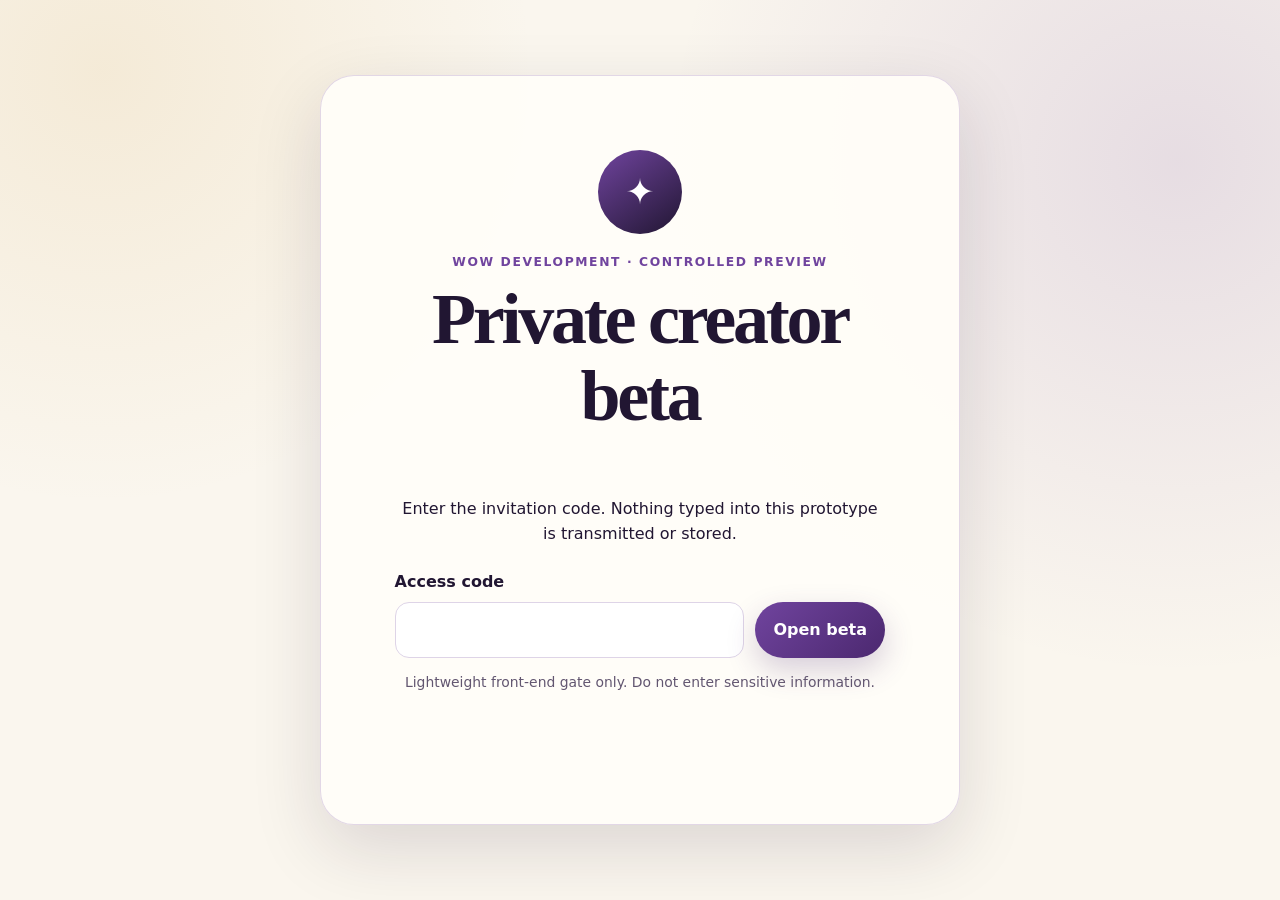
<file: index.html>
<!doctype html>
<html lang="en">
<head>
  <meta charset="utf-8">
  <meta name="viewport" content="width=device-width,initial-scale=1">
  <title>WOW Astro — Private Creator Beta</title>
  <meta name="description" content="Invite-only, no-data astrology product prototype.">
  <meta name="robots" content="noindex,nofollow,noarchive,nosnippet">
  <meta name="referrer" content="no-referrer">
  <meta http-equiv="Content-Security-Policy" content="default-src 'self'; script-src 'self'; style-src 'self'; img-src 'self' data:; connect-src 'none'; object-src 'none'; frame-ancestors 'none'; base-uri 'self'; form-action 'none'">
  <meta http-equiv="Permissions-Policy" content="camera=(),microphone=(),geolocation=(),payment=(),usb=()">
  <link rel="stylesheet" href="styles.css">
</head>
<body>
  <section id="gate" class="gate">
    <div class="gate-card">
      <div class="logo">✦</div>
      <p class="eyebrow">WOW Development · Controlled preview</p>
      <h1>Private creator beta</h1>
      <p>Enter the invitation code. Nothing typed into this prototype is transmitted or stored.</p>
      <label for="code">Access code</label>
      <div class="gate-row">
        <input id="code" type="password" autocomplete="off" spellcheck="false">
        <button id="unlock" class="primary">Open beta</button>
      </div>
      <p class="small">Lightweight front-end gate only. Do not enter sensitive information.</p>
      <p id="gate-error" class="error" aria-live="polite"></p>
    </div>
  </section>

  <div id="app" hidden>
    <header>
      <a class="brand" href="#top"><span class="logo mini">✦</span><span><b>WOW ASTRO</b><small>private creator beta</small></span></a>
      <nav><a href="#experience" data-t="experienceNav">Experience</a><a href="#feedback" data-t="feedbackNav">Feedback</a><a href="privacy.html" data-t="privacyNav">Privacy</a></nav>
      <div class="langs"><button class="lang active" data-lang="en">EN</button><button class="lang" data-lang="es">ES</button></div>
    </header>

    <main>
      <section id="top" class="hero">
        <div>
          <p class="eyebrow" data-t="heroEyebrow">Invite-only · No account · No payment</p>
          <h1 data-t="heroTitle">Astrology made clearer, calmer and easier to explore.</h1>
          <p class="lead" data-t="heroText">Test a short reflective experience built around one zodiac sign and one life focus. This evaluates the product experience—not a complete birth chart.</p>
          <div class="pills"><span data-t="p1">No birth data</span><span data-t="p2">No cookies or analytics</span><span data-t="p3">No posting required</span></div>
          <a class="primary button" href="#experience" data-t="start">Start the 5-minute test</a>
        </div>
        <div class="cosmos" aria-hidden="true"><div class="sun"></div><div class="orbit a"></div><div class="orbit b"></div><i>✦</i><i>✧</i></div>
      </section>

      <aside><b data-t="statusTitle">Prototype status:</b> <span data-t="status">Automated sample copy for product testing. It is not Sol Vartan's personal interpretation, not a complete birth chart and not a launched paid service.</span></aside>

      <section id="experience" class="card">
        <div class="heading"><div><p class="eyebrow" data-t="guided">Guided prototype</p><h2 data-t="build">Build a cosmic reflection</h2></div><span class="local" data-t="local">Runs locally in your browser</span></div>
        <h3><em>1</em><span data-t="signTitle">Choose a zodiac sign</span></h3>
        <p class="hint" data-t="signHelp">Use a sign you know well. No birth date is requested.</p>
        <div id="signs" class="choices signs" role="radiogroup"></div>

        <h3><em>2</em><span data-t="focusTitle">Choose a focus</span></h3>
        <p class="hint" data-t="focusHelp">What should the reflection help explore?</p>
        <div id="focuses" class="choices focuses" role="radiogroup"></div>

        <div class="actions"><button id="generate" class="primary" disabled data-t="generate">Generate reflection</button><span id="ready" class="small" data-t="prompt">Choose one option in each step.</span></div>
      </section>

      <section id="result" class="result" hidden>
        <div class="heading"><div><p class="eyebrow" data-t="generated">Prototype-generated sample</p><h2 data-t="yourReflection">Your reflection</h2></div><button id="reset" class="ghost light" data-t="reset">Try another combination</button></div>
        <div id="tags" class="pills"></div>
        <article>
          <div class="symbol" id="symbol">✦</div>
          <div><label data-t="usefulLabel">What may be useful</label><p id="useful"></p></div>
          <div><label data-t="watchLabel">What to watch</label><p id="watch"></p></div>
          <div><label data-t="questionLabel">A useful question</label><p id="question"></p></div>
          <div class="action-box"><label data-t="actionLabel">One grounded action</label><p id="action"></p></div>
        </article>
        <p class="disclaimer" data-t="disclaimer">For reflection and entertainment. Not medical, legal, financial or professional advice. No outcome is guaranteed.</p>
      </section>

      <section id="feedback" class="card">
        <div class="heading"><div><p class="eyebrow" data-t="feedbackEyebrow">Independent feedback</p><h2 data-t="feedbackTitle">Tell us what worked—and what failed.</h2></div><span class="local" data-t="nothingSent">Nothing is submitted</span></div>
        <p data-t="feedbackText">Rate the experience and add concrete corrections. The page creates text you can copy into your reply.</p>
        <div class="ratings">
          <fieldset><legend data-t="clarity">Clarity</legend><div class="rating" data-rating="clarity"></div></fieldset>
          <fieldset><legend data-t="relevance">Relevance</legend><div class="rating" data-rating="relevance"></div></fieldset>
          <fieldset><legend data-t="trust">Trust</legend><div class="rating" data-rating="trust"></div></fieldset>
          <fieldset><legend data-t="design">Visual design</legend><div class="rating" data-rating="design"></div></fieldset>
        </div>
        <label for="notes" data-t="notesLabel">Three concrete corrections or observations</label>
        <textarea id="notes" rows="6" maxlength="1500" data-placeholder="notesPlaceholder" placeholder="What would you change first?"></textarea>
        <div class="actions"><button id="prepare" class="primary" data-t="prepare">Prepare feedback</button><button id="copy" class="ghost" disabled data-t="copy">Copy feedback</button></div>
        <textarea id="output" rows="10" readonly aria-label="Copyable feedback"></textarea>
        <p id="copy-status" class="small" aria-live="polite"></p>
      </section>

      <section class="closing"><p class="eyebrow" data-t="thanks">Thank you for being direct</p><h2 data-t="criticism">A useful criticism is worth more than a polite compliment.</h2><p data-t="reply">Reply through the original invitation channel. No public post is expected.</p></section>
    </main>

    <footer><span>WOW Development · Private prototype v0.1</span><span>8 September 2026</span><a href="privacy.html" data-t="privacyNav">Privacy</a></footer>
  </div>
  <noscript>JavaScript is required for this prototype.</noscript>
  <script src="app.js" defer></script>
</body>
</html>
</file>
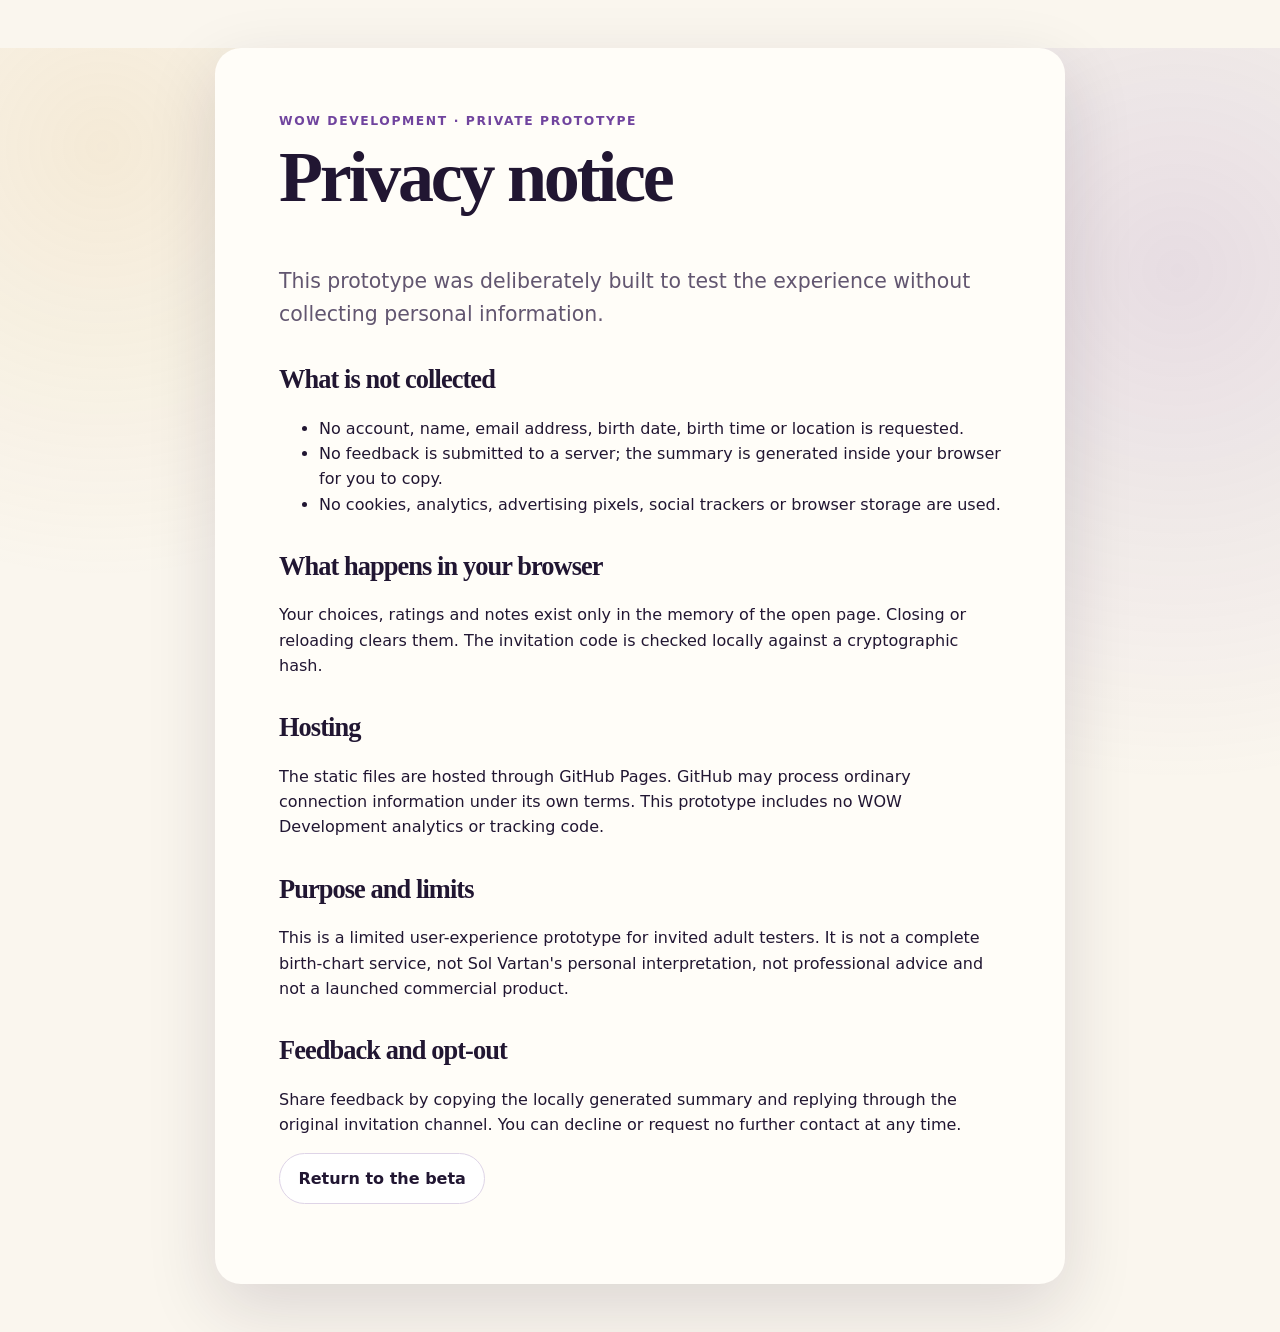
<file: privacy.html>
<!doctype html><html lang="en"><head><meta charset="utf-8"><meta name="viewport" content="width=device-width,initial-scale=1"><title>Privacy — WOW Astro Private Beta</title><meta name="robots" content="noindex,nofollow,noarchive,nosnippet"><meta name="referrer" content="no-referrer"><meta http-equiv="Content-Security-Policy" content="default-src 'self'; style-src 'self'; script-src 'none'; connect-src 'none'; object-src 'none'; frame-ancestors 'none'; form-action 'none'"><link rel="stylesheet" href="styles.css"></head><body><main class="privacy"><p class="eyebrow">WOW Development · Private prototype</p><h1>Privacy notice</h1><p class="lead">This prototype was deliberately built to test the experience without collecting personal information.</p><h2>What is not collected</h2><ul><li>No account, name, email address, birth date, birth time or location is requested.</li><li>No feedback is submitted to a server; the summary is generated inside your browser for you to copy.</li><li>No cookies, analytics, advertising pixels, social trackers or browser storage are used.</li></ul><h2>What happens in your browser</h2><p>Your choices, ratings and notes exist only in the memory of the open page. Closing or reloading clears them. The invitation code is checked locally against a cryptographic hash.</p><h2>Hosting</h2><p>The static files are hosted through GitHub Pages. GitHub may process ordinary connection information under its own terms. This prototype includes no WOW Development analytics or tracking code.</p><h2>Purpose and limits</h2><p>This is a limited user-experience prototype for invited adult testers. It is not a complete birth-chart service, not Sol Vartan's personal interpretation, not professional advice and not a launched commercial product.</p><h2>Feedback and opt-out</h2><p>Share feedback by copying the locally generated summary and replying through the original invitation channel. You can decline or request no further contact at any time.</p><p><a class="ghost button" href="index.html">Return to the beta</a></p></main></body></html>
</file>
<file: styles.css>
:root{--ink:#211632;--soft:#625670;--purple:#70449e;--dark:#4b286f;--gold:#d4a855;--pale:#f0ddb0;--ivory:#faf6ee;--paper:#fffdf8;--line:#ded4e7;--red:#a23a46;--shadow:0 24px 70px rgba(33,22,50,.14);font-family:Inter,ui-sans-serif,system-ui,-apple-system,BlinkMacSystemFont,"Segoe UI",sans-serif;color:var(--ink);background:var(--ivory)}*{box-sizing:border-box}html{scroll-behavior:smooth}body{margin:0;min-height:100vh;background:radial-gradient(circle at 8% 8%,rgba(212,168,85,.15),transparent 27rem),radial-gradient(circle at 92% 18%,rgba(112,68,158,.14),transparent 32rem),var(--ivory);line-height:1.58}button,input,textarea{font:inherit}button{cursor:pointer}a{color:inherit}[hidden]{display:none!important}.gate{min-height:100vh;display:grid;place-items:center;padding:1.2rem}.gate-card{width:min(100%,640px);padding:clamp(2rem,7vw,4.6rem);border:1px solid rgba(112,68,158,.2);border-radius:34px;background:rgba(255,253,248,.95);box-shadow:var(--shadow);text-align:center}.logo{width:84px;height:84px;display:grid;place-items:center;margin:0 auto 1.2rem;border-radius:50%;background:linear-gradient(145deg,var(--purple),var(--ink));color:#fff;font-size:2.2rem}.logo.mini{width:42px;height:42px;margin:0;font-size:1.15rem}.eyebrow{margin:0 0 .5rem;color:var(--purple);font-size:.77rem;font-weight:900;letter-spacing:.13em;text-transform:uppercase}h1,h2,h3{font-family:Georgia,"Times New Roman",serif;line-height:1.08;margin-top:0}h1{font-size:clamp(2.5rem,8vw,5.7rem);letter-spacing:-.045em}.gate h1{font-size:clamp(2.4rem,7vw,4.5rem)}h2{font-size:clamp(2rem,5vw,3.4rem);letter-spacing:-.035em}h3{display:flex;align-items:center;gap:.8rem;margin:2.4rem 0 .25rem;font-size:1.35rem}h3 em{width:38px;height:38px;display:grid;place-items:center;border-radius:50%;background:var(--pale);font:900 1rem/1 Inter;font-style:normal}.lead{color:var(--soft);font-size:clamp(1.05rem,2vw,1.28rem)}.gate label{display:block;text-align:left;font-weight:800;margin-top:1.4rem}.gate-row{display:grid;grid-template-columns:1fr auto;gap:.7rem;margin-top:.5rem}input,textarea{width:100%;border:1px solid var(--line);border-radius:14px;background:#fff;color:var(--ink);padding:.9rem 1rem}input:focus,textarea:focus,button:focus-visible,a:focus-visible{outline:3px solid rgba(212,168,85,.5);outline-offset:3px}.error{min-height:1.5rem;color:var(--red);font-weight:800}.small,.hint{color:var(--soft);font-size:.87rem}.hint{margin:.1rem 0 1rem}#app{width:min(1180px,calc(100% - 2rem));margin:auto}header{position:sticky;top:.7rem;z-index:20;display:grid;grid-template-columns:auto 1fr auto;align-items:center;gap:1rem;margin:.7rem 0 2.5rem;padding:.8rem 1rem;border:1px solid rgba(112,68,158,.16);border-radius:20px;background:rgba(255,253,248,.9);box-shadow:0 12px 38px rgba(33,22,50,.09);backdrop-filter:blur(16px)}.brand{display:flex;align-items:center;gap:.7rem;text-decoration:none}.brand span:last-child{display:grid}.brand small{color:var(--soft)}nav{display:flex;justify-content:center;gap:1.2rem}nav a{text-decoration:none;color:var(--soft);font-weight:800}.langs{display:flex;gap:.25rem}.lang{border:1px solid var(--line);border-radius:999px;background:#fff;padding:.4rem .65rem;font-weight:900}.lang.active{background:var(--ink);color:#fff;border-color:var(--ink)}.hero{min-height:72vh;display:grid;grid-template-columns:1.15fr .85fr;align-items:center;gap:clamp(2rem,8vw,7rem);padding:3rem 0 5rem}.pills{display:flex;flex-wrap:wrap;gap:.55rem;margin:1.5rem 0 2rem}.pills span,.local{display:inline-flex;border:1px solid var(--line);border-radius:999px;background:rgba(255,255,255,.76);color:var(--soft);padding:.45rem .75rem;font-size:.85rem;font-weight:800}.cosmos{position:relative;width:100%;max-width:460px;aspect-ratio:1;margin:auto;border-radius:50%;background:radial-gradient(circle,rgba(240,221,176,.92),rgba(112,68,158,.09) 48%,transparent 72%)}.sun{position:absolute;inset:36%;border-radius:50%;background:linear-gradient(145deg,#fff4cc,var(--gold),#7a501b);box-shadow:0 0 58px rgba(212,168,85,.5)}.orbit{position:absolute;border:1px solid rgba(112,68,158,.35);border-radius:50%}.orbit.a{inset:14%;transform:rotate(20deg)}.orbit.b{inset:28% 7%;transform:rotate(-34deg)}.cosmos i{position:absolute;font-style:normal;color:var(--purple);font-size:2.5rem}.cosmos i:nth-of-type(1){top:8%;right:18%}.cosmos i:nth-of-type(2){bottom:12%;left:10%;font-size:3rem;color:var(--gold)}.primary,.ghost,.button{display:inline-flex;align-items:center;justify-content:center;min-height:46px;border-radius:999px;padding:.75rem 1.15rem;text-decoration:none;font-weight:900}.primary{border:0;color:#fff;background:linear-gradient(135deg,var(--purple),var(--dark));box-shadow:0 12px 30px rgba(75,40,111,.22)}.primary:disabled{opacity:.45;cursor:not-allowed}.ghost{border:1px solid var(--line);background:#fff;color:var(--ink)}.ghost.light{background:rgba(255,255,255,.08);border-color:rgba(255,255,255,.25);color:#fff}aside{margin-bottom:2rem;padding:1rem 1.2rem;border-left:4px solid var(--gold);border-radius:12px;background:rgba(240,221,176,.28)}.card,.result,.closing{margin:2rem 0;padding:clamp(1.4rem,5vw,3.5rem);border:1px solid rgba(112,68,158,.16);border-radius:26px;background:rgba(255,253,248,.95);box-shadow:0 18px 56px rgba(33,22,50,.09)}.heading{display:flex;justify-content:space-between;align-items:flex-start;gap:1rem}.choices{display:grid;gap:.75rem}.choices.signs{grid-template-columns:repeat(6,1fr)}.choices.focuses{grid-template-columns:repeat(3,1fr)}.choice{min-height:72px;padding:.8rem;border:1px solid var(--line);border-radius:16px;background:#fff;color:var(--ink);text-align:left}.choice:hover{border-color:var(--purple)}.choice.selected{border-color:var(--purple);background:rgba(112,68,158,.08);box-shadow:inset 0 0 0 2px rgba(112,68,158,.17)}.choice strong{display:block}.choice small{color:var(--soft)}.zodiac{font-size:1.55rem;color:var(--purple);margin-right:.35rem}.actions{display:flex;flex-wrap:wrap;align-items:center;gap:.75rem;margin-top:2rem}.result{background:linear-gradient(145deg,#2d1a4b,#1b1129);color:#fff}.result .eyebrow,.result label{color:var(--pale)}.result .pills span{background:rgba(255,255,255,.08);border-color:rgba(255,255,255,.16);color:#fff}.result article{position:relative;display:grid;gap:1.35rem;padding:clamp(1.2rem,4vw,2.4rem);border:1px solid rgba(240,221,176,.24);border-radius:22px;background:rgba(255,255,255,.055)}.result article p{margin:0}.result label{display:block;font-size:.75rem;font-weight:900;letter-spacing:.11em;text-transform:uppercase;margin-bottom:.35rem}.symbol{position:absolute;top:1rem;right:1.5rem;font-size:3rem;color:var(--gold);opacity:.65}.action-box{border-left:3px solid var(--gold);padding-left:1rem}.disclaimer{color:rgba(255,255,255,.72);font-size:.87rem}.ratings{display:grid;grid-template-columns:repeat(4,1fr);gap:.8rem;margin:1.5rem 0}.ratings fieldset{border:1px solid var(--line);border-radius:16px;padding:1rem}.rating{display:flex;gap:.3rem;margin-top:.5rem}.rating button{width:36px;height:36px;border:1px solid var(--line);border-radius:50%;background:#fff;font-weight:900}.rating button.selected{background:var(--purple);color:#fff;border-color:var(--purple)}#output{margin-top:1rem;background:#f6f2f8}.closing{text-align:center;background:transparent;box-shadow:none}footer{display:flex;flex-wrap:wrap;justify-content:space-between;gap:1rem;padding:2rem .25rem 3rem;color:var(--soft);font-size:.87rem}.privacy{width:min(850px,calc(100% - 2rem));margin:3rem auto;padding:clamp(1.5rem,6vw,4rem);border-radius:26px;background:var(--paper);box-shadow:var(--shadow)}.privacy h1{font-size:clamp(2.5rem,7vw,4.5rem)}.privacy h2{font-size:1.65rem;margin-top:2.2rem}@media(max-width:900px){.hero{grid-template-columns:1fr;min-height:auto}.cosmos{max-width:330px}.choices.signs{grid-template-columns:repeat(3,1fr)}.ratings{grid-template-columns:repeat(2,1fr)}}@media(max-width:680px){#app{width:calc(100% - 1rem)}header{position:static;grid-template-columns:1fr auto}nav{display:none}.gate-row{grid-template-columns:1fr}.choices.signs,.choices.focuses{grid-template-columns:1fr 1fr}.heading{flex-direction:column}.ratings{grid-template-columns:1fr}}@media(prefers-reduced-motion:reduce){*{scroll-behavior:auto!important}}
</file>
